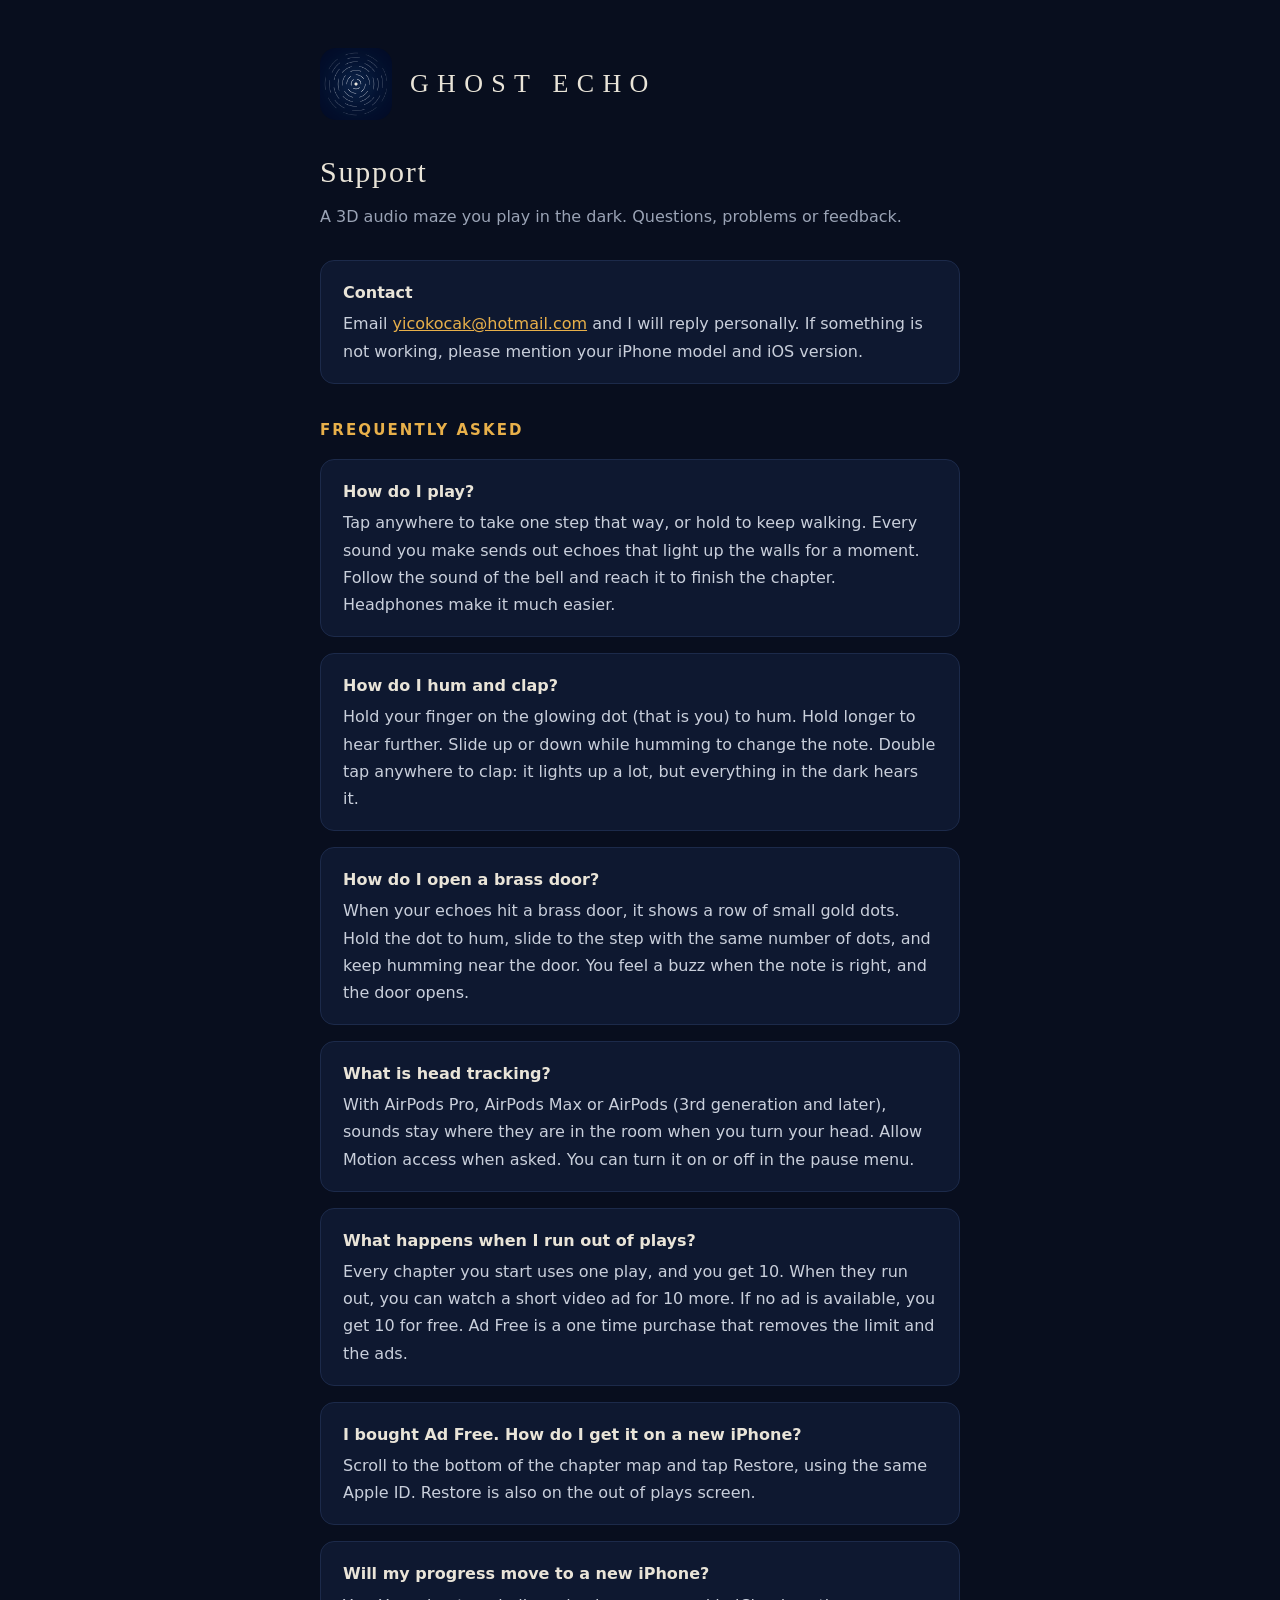
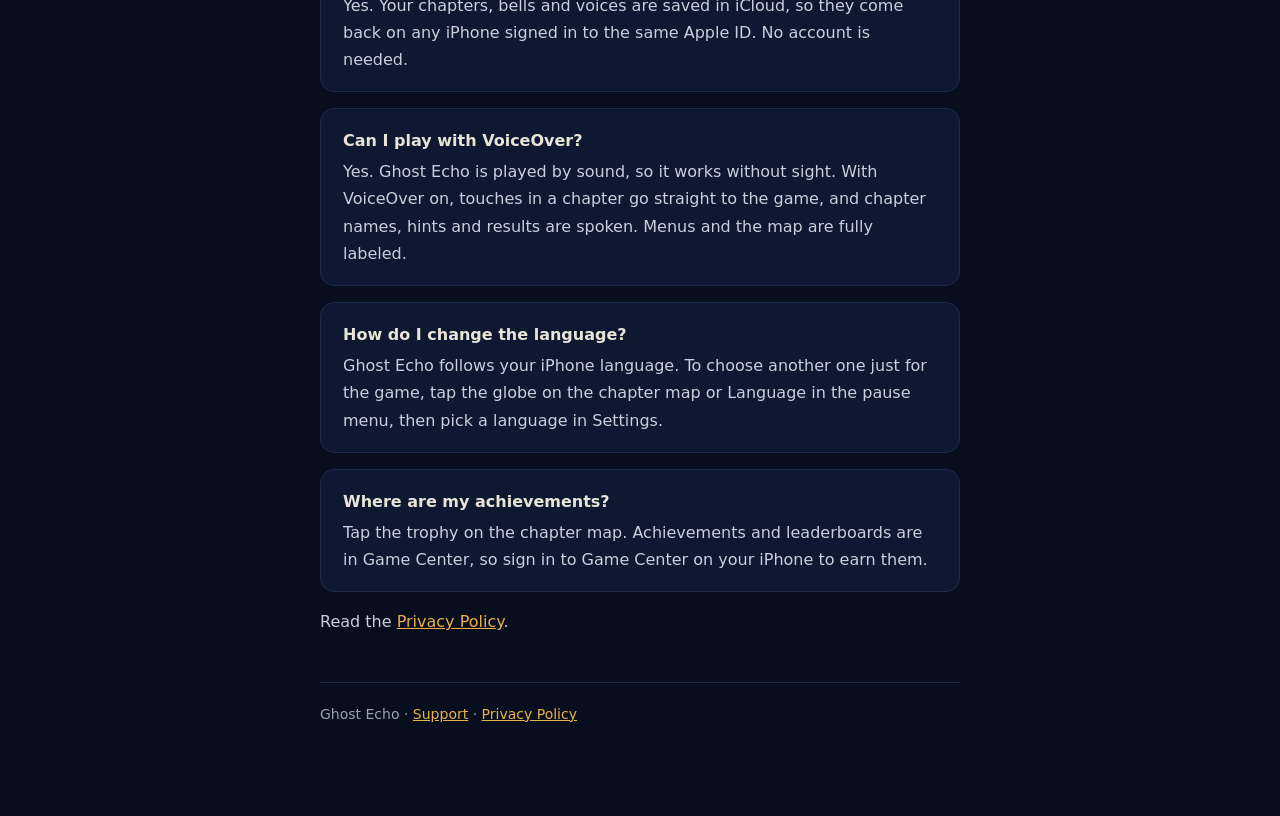
<file: index.html>
<!doctype html><html lang="en"><head><meta charset="utf-8"><meta name="viewport" content="width=device-width, initial-scale=1">
<title>Ghost Echo Support</title><link rel="icon" href="icon.png"><link rel="stylesheet" href="style.css"></head>
<body><div class="wrap">
<div class="head"><img src="icon.png" alt=""><div class="brand">GHOST ECHO</div></div>
<h1>Support</h1><p class="tag">A 3D audio maze you play in the dark. Questions, problems or feedback.</p>
<div class="card"><div class="q">Contact</div><p>Email <a href="mailto:yicokocak@hotmail.com">yicokocak@hotmail.com</a> and I will reply personally. If something is not working, please mention your iPhone model and iOS version.</p></div>
<h2>Frequently asked</h2>
<div class="card"><div class="q">How do I play?</div><p>Tap anywhere to take one step that way, or hold to keep walking. Every sound you make sends out echoes that light up the walls for a moment. Follow the sound of the bell and reach it to finish the chapter. Headphones make it much easier.</p></div>
<div class="card"><div class="q">How do I hum and clap?</div><p>Hold your finger on the glowing dot (that is you) to hum. Hold longer to hear further. Slide up or down while humming to change the note. Double tap anywhere to clap: it lights up a lot, but everything in the dark hears it.</p></div>
<div class="card"><div class="q">How do I open a brass door?</div><p>When your echoes hit a brass door, it shows a row of small gold dots. Hold the dot to hum, slide to the step with the same number of dots, and keep humming near the door. You feel a buzz when the note is right, and the door opens.</p></div>
<div class="card"><div class="q">What is head tracking?</div><p>With AirPods Pro, AirPods Max or AirPods (3rd generation and later), sounds stay where they are in the room when you turn your head. Allow Motion access when asked. You can turn it on or off in the pause menu.</p></div>
<div class="card"><div class="q">What happens when I run out of plays?</div><p>Every chapter you start uses one play, and you get 10. When they run out, you can watch a short video ad for 10 more. If no ad is available, you get 10 for free. Ad Free is a one time purchase that removes the limit and the ads.</p></div>
<div class="card"><div class="q">I bought Ad Free. How do I get it on a new iPhone?</div><p>Scroll to the bottom of the chapter map and tap Restore, using the same Apple ID. Restore is also on the out of plays screen.</p></div>
<div class="card"><div class="q">Will my progress move to a new iPhone?</div><p>Yes. Your chapters, bells and voices are saved in iCloud, so they come back on any iPhone signed in to the same Apple ID. No account is needed.</p></div>
<div class="card"><div class="q">Can I play with VoiceOver?</div><p>Yes. Ghost Echo is played by sound, so it works without sight. With VoiceOver on, touches in a chapter go straight to the game, and chapter names, hints and results are spoken. Menus and the map are fully labeled.</p></div>
<div class="card"><div class="q">How do I change the language?</div><p>Ghost Echo follows your iPhone language. To choose another one just for the game, tap the globe on the chapter map or Language in the pause menu, then pick a language in Settings.</p></div>
<div class="card"><div class="q">Where are my achievements?</div><p>Tap the trophy on the chapter map. Achievements and leaderboards are in Game Center, so sign in to Game Center on your iPhone to earn them.</p></div>
<p>Read the <a href="privacy.html">Privacy Policy</a>.</p>
<div class="foot">Ghost Echo · <a href="index.html">Support</a> · <a href="privacy.html">Privacy Policy</a></div></div></body></html>
</file>
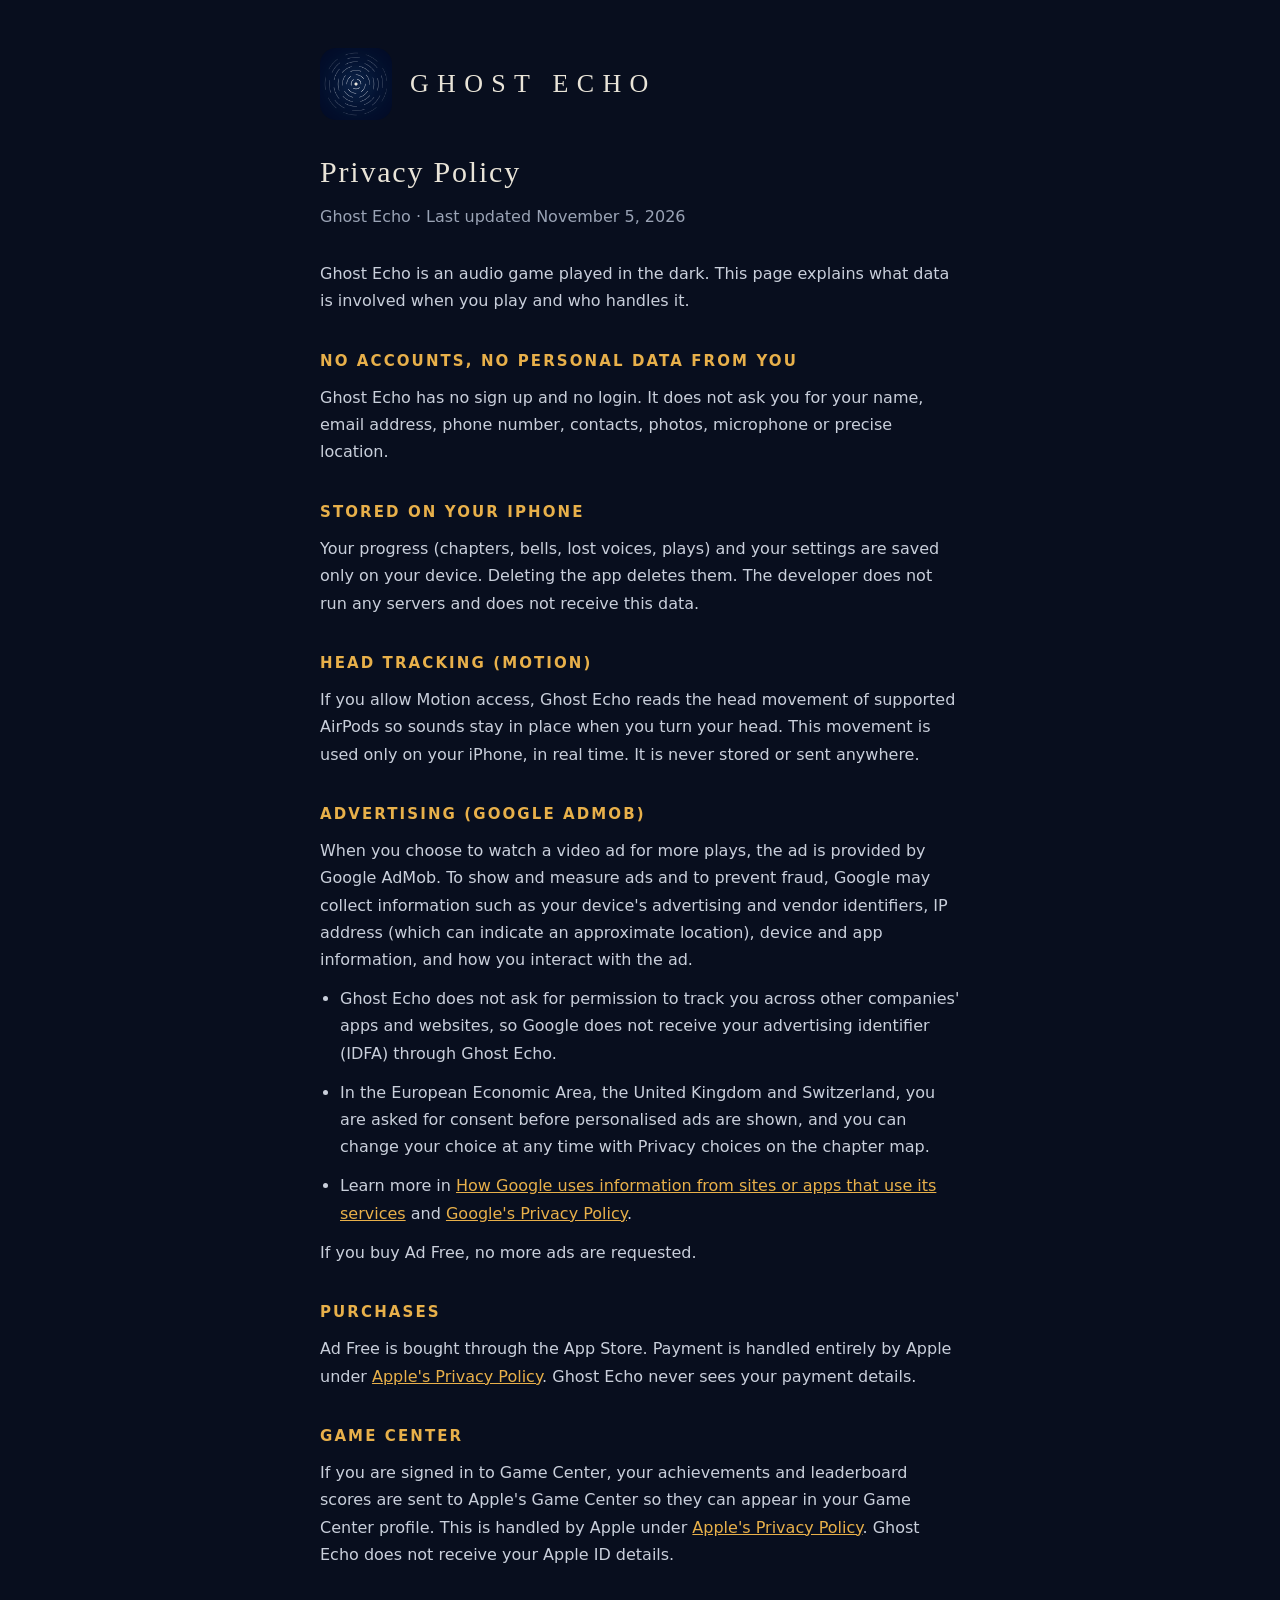
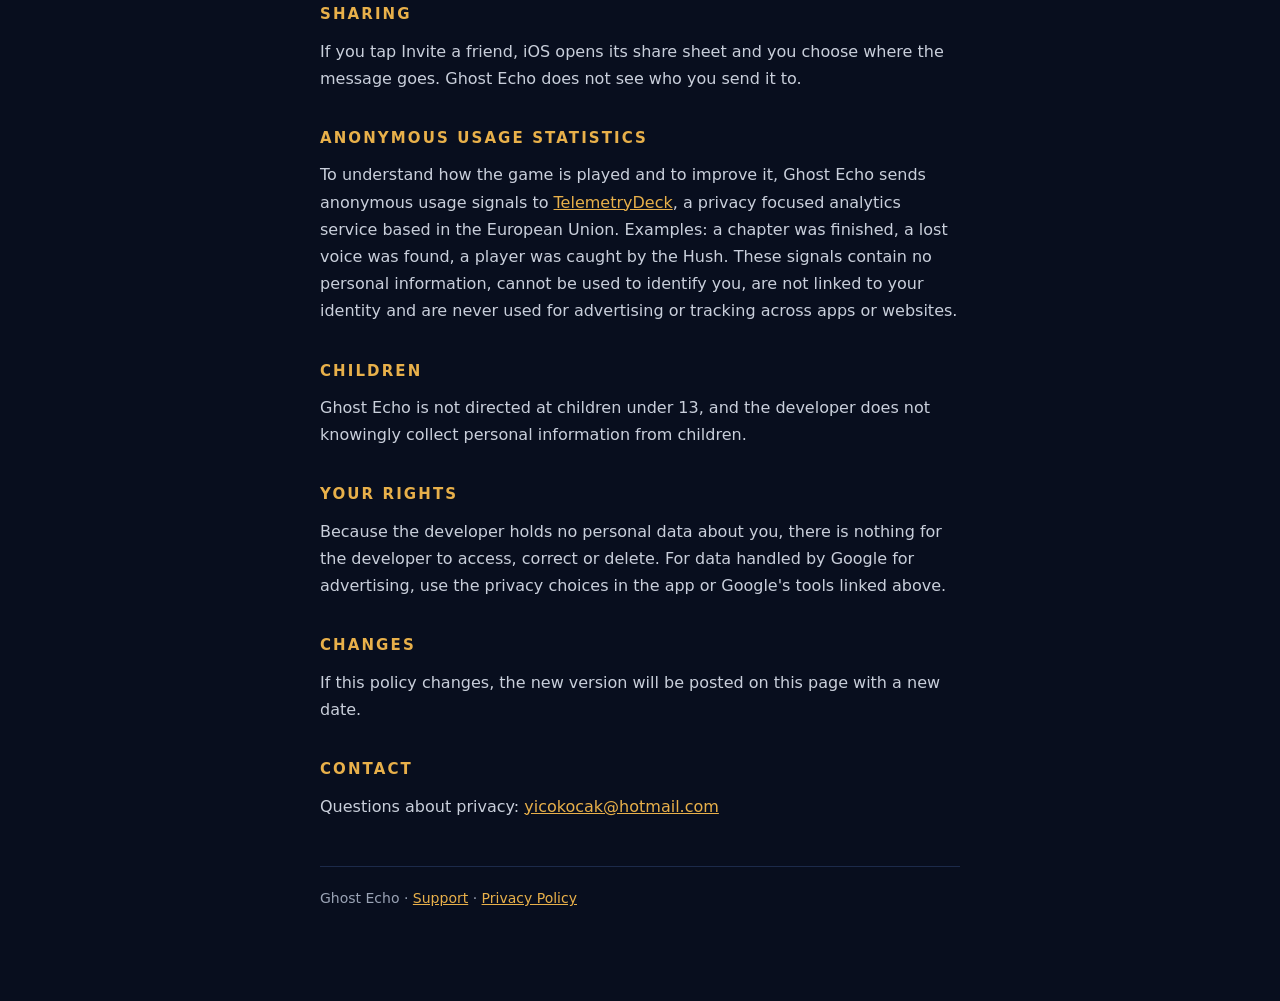
<file: privacy.html>
<!doctype html><html lang="en"><head><meta charset="utf-8"><meta name="viewport" content="width=device-width, initial-scale=1">
<title>Ghost Echo Privacy Policy</title><link rel="icon" href="icon.png"><link rel="stylesheet" href="style.css"></head>
<body><div class="wrap">
<div class="head"><img src="icon.png" alt=""><div class="brand">GHOST ECHO</div></div>
<h1>Privacy Policy</h1><p class="tag">Ghost Echo · Last updated November 5, 2026</p>
<p>Ghost Echo is an audio game played in the dark. This page explains what data is involved when you play and who handles it.</p>
<h2>No accounts, no personal data from you</h2>
<p>Ghost Echo has no sign up and no login. It does not ask you for your name, email address, phone number, contacts, photos, microphone or precise location.</p>
<h2>Stored on your iPhone</h2>
<p>Your progress (chapters, bells, lost voices, plays) and your settings are saved only on your device. Deleting the app deletes them. The developer does not run any servers and does not receive this data.</p>
<h2>Head tracking (Motion)</h2>
<p>If you allow Motion access, Ghost Echo reads the head movement of supported AirPods so sounds stay in place when you turn your head. This movement is used only on your iPhone, in real time. It is never stored or sent anywhere.</p>
<h2>Advertising (Google AdMob)</h2>
<p>When you choose to watch a video ad for more plays, the ad is provided by Google AdMob. To show and measure ads and to prevent fraud, Google may collect information such as your device's advertising and vendor identifiers, IP address (which can indicate an approximate location), device and app information, and how you interact with the ad.</p>
<ul>
<li>Ghost Echo does not ask for permission to track you across other companies' apps and websites, so Google does not receive your advertising identifier (IDFA) through Ghost Echo.</li>
<li>In the European Economic Area, the United Kingdom and Switzerland, you are asked for consent before personalised ads are shown, and you can change your choice at any time with Privacy choices on the chapter map.</li>
<li>Learn more in <a href="https://policies.google.com/technologies/partner-sites">How Google uses information from sites or apps that use its services</a> and <a href="https://policies.google.com/privacy">Google's Privacy Policy</a>.</li>
</ul>
<p>If you buy Ad Free, no more ads are requested.</p>
<h2>Purchases</h2>
<p>Ad Free is bought through the App Store. Payment is handled entirely by Apple under <a href="https://www.apple.com/legal/privacy/">Apple's Privacy Policy</a>. Ghost Echo never sees your payment details.</p>
<h2>Game Center</h2>
<p>If you are signed in to Game Center, your achievements and leaderboard scores are sent to Apple's Game Center so they can appear in your Game Center profile. This is handled by Apple under <a href="https://www.apple.com/legal/privacy/">Apple's Privacy Policy</a>. Ghost Echo does not receive your Apple ID details.</p>
<h2>Sharing</h2>
<p>If you tap Invite a friend, iOS opens its share sheet and you choose where the message goes. Ghost Echo does not see who you send it to.</p>
<h2>Anonymous usage statistics</h2>
<p>To understand how the game is played and to improve it, Ghost Echo sends anonymous usage signals to <a href="https://telemetrydeck.com/privacy/">TelemetryDeck</a>, a privacy focused analytics service based in the European Union. Examples: a chapter was finished, a lost voice was found, a player was caught by the Hush. These signals contain no personal information, cannot be used to identify you, are not linked to your identity and are never used for advertising or tracking across apps or websites.</p>
<h2>Children</h2>
<p>Ghost Echo is not directed at children under 13, and the developer does not knowingly collect personal information from children.</p>
<h2>Your rights</h2>
<p>Because the developer holds no personal data about you, there is nothing for the developer to access, correct or delete. For data handled by Google for advertising, use the privacy choices in the app or Google's tools linked above.</p>
<h2>Changes</h2>
<p>If this policy changes, the new version will be posted on this page with a new date.</p>
<h2>Contact</h2>
<p>Questions about privacy: <a href="mailto:yicokocak@hotmail.com">yicokocak@hotmail.com</a></p>
<div class="foot">Ghost Echo · <a href="index.html">Support</a> · <a href="privacy.html">Privacy Policy</a></div></div></body></html>
</file>
<file: style.css>
:root{--bg:#080E1E;--card:#0E1830;--line:#1C2A4A;--text:#E9E4D8;--dim:#9AA3B5;--amber:#E8B04A}
*{box-sizing:border-box;margin:0;padding:0}
body{background:var(--bg);color:var(--text);font-family:-apple-system,BlinkMacSystemFont,"Segoe UI",system-ui,sans-serif;line-height:1.7}
.wrap{max-width:680px;margin:0 auto;padding:48px 20px 90px}
.head{display:flex;align-items:center;gap:18px;margin-bottom:26px}
.head img{width:72px;height:72px;border-radius:16px}
.brand{font-family:ui-serif,"New York",Georgia,serif;font-weight:300;font-size:26px;letter-spacing:.32em}
h1{font-family:ui-serif,"New York",Georgia,serif;font-weight:300;font-size:30px;letter-spacing:.06em;margin-bottom:6px}
.tag{color:var(--dim);font-size:16px;margin-bottom:30px}
h2{font-size:15px;font-weight:600;letter-spacing:.14em;text-transform:uppercase;color:var(--amber);margin:34px 0 10px}
p,li{color:#C9CFDB;margin-bottom:12px}
ul{padding-left:20px}
a{color:var(--amber)}
.card{background:var(--card);border:1px solid var(--line);border-radius:14px;padding:18px 22px;margin:16px 0}
.q{font-weight:600;color:var(--text);margin-bottom:4px}
.card p:last-child{margin-bottom:0}
.foot{margin-top:46px;padding-top:20px;border-top:1px solid var(--line);color:var(--dim);font-size:14px}
</file>
